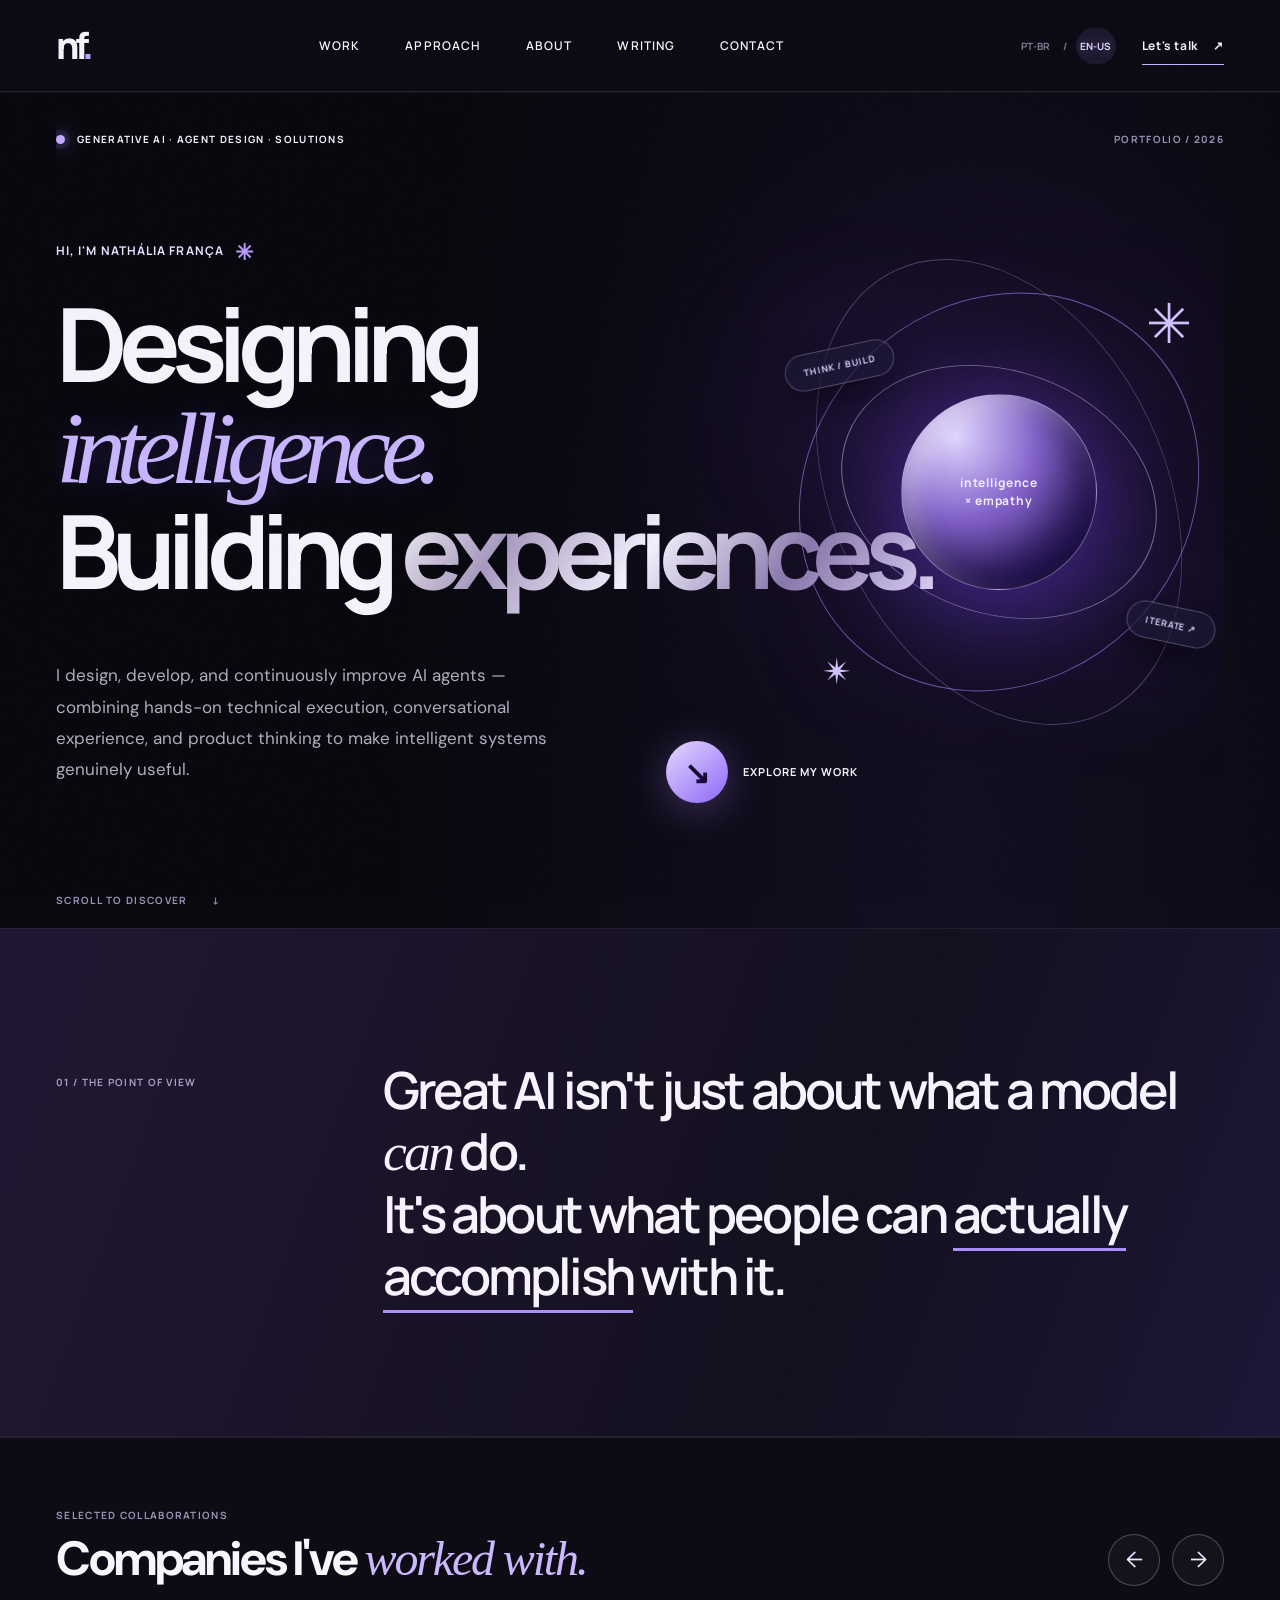
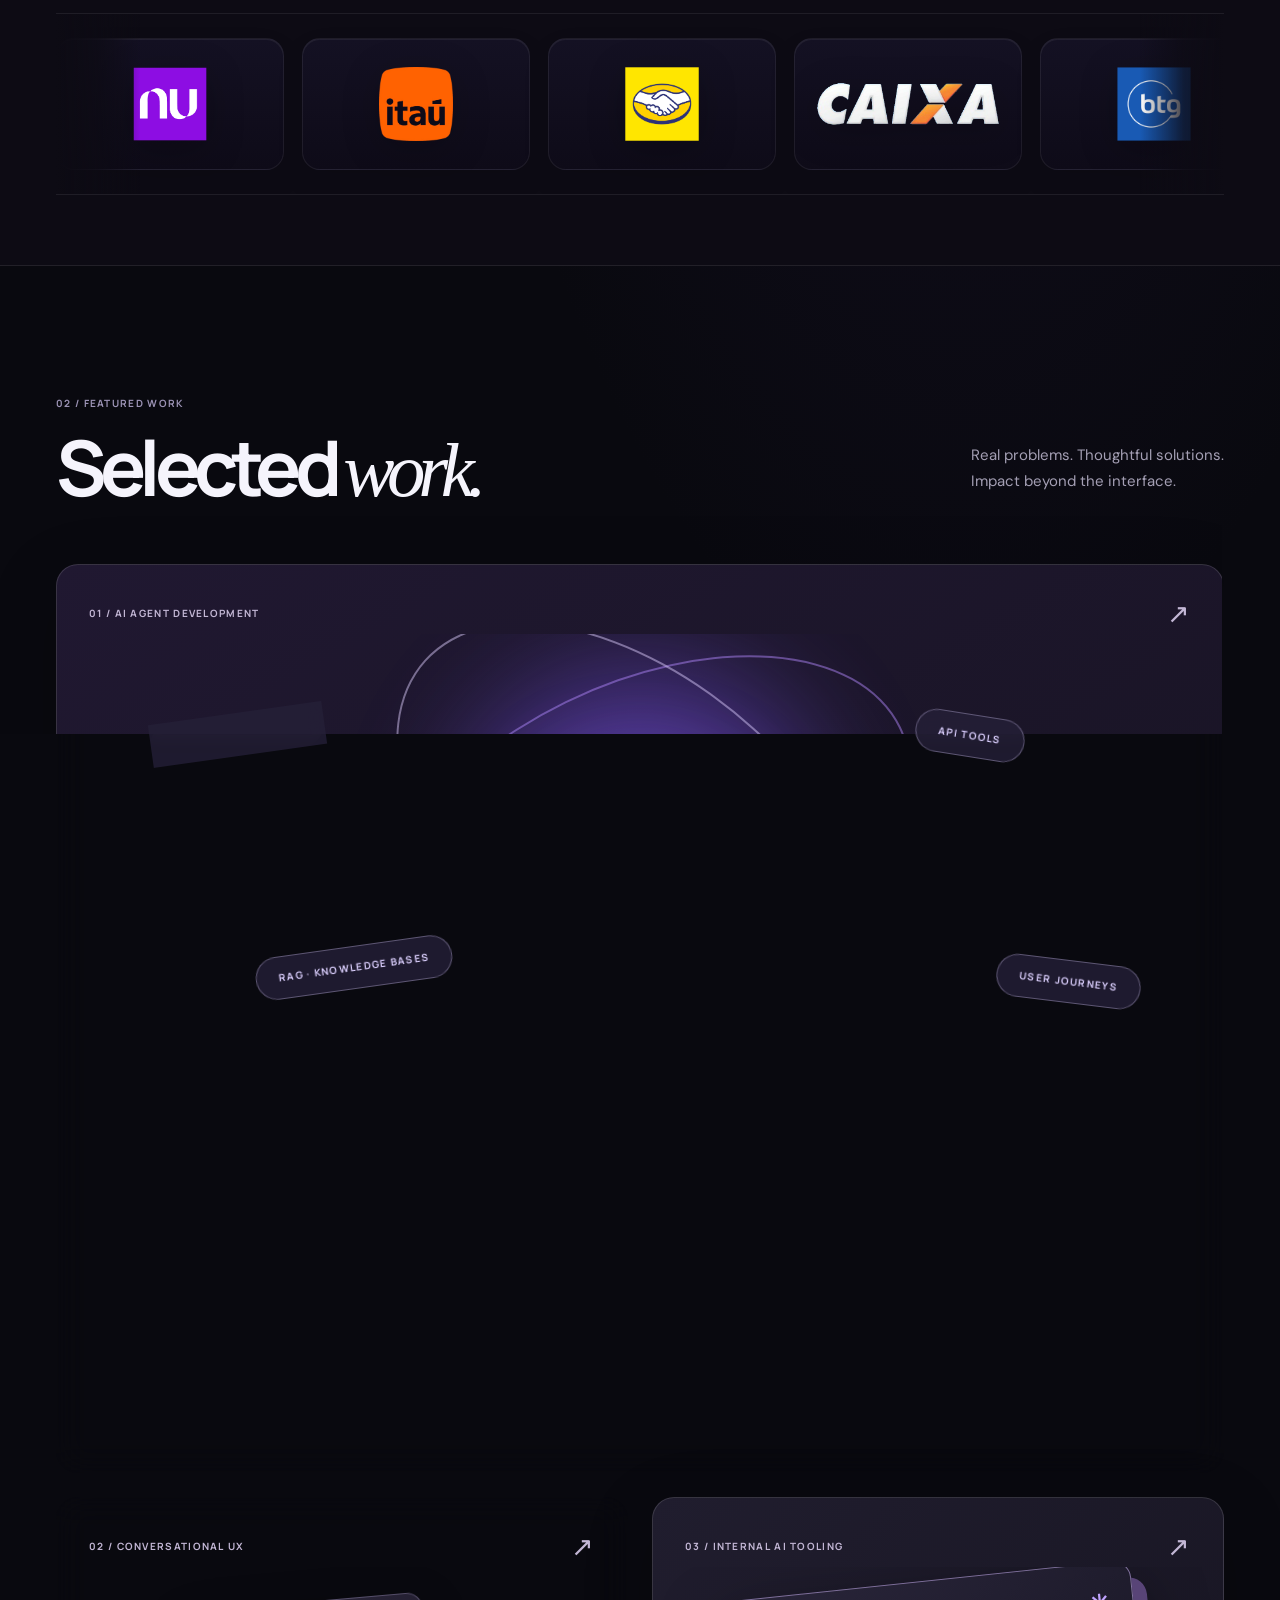
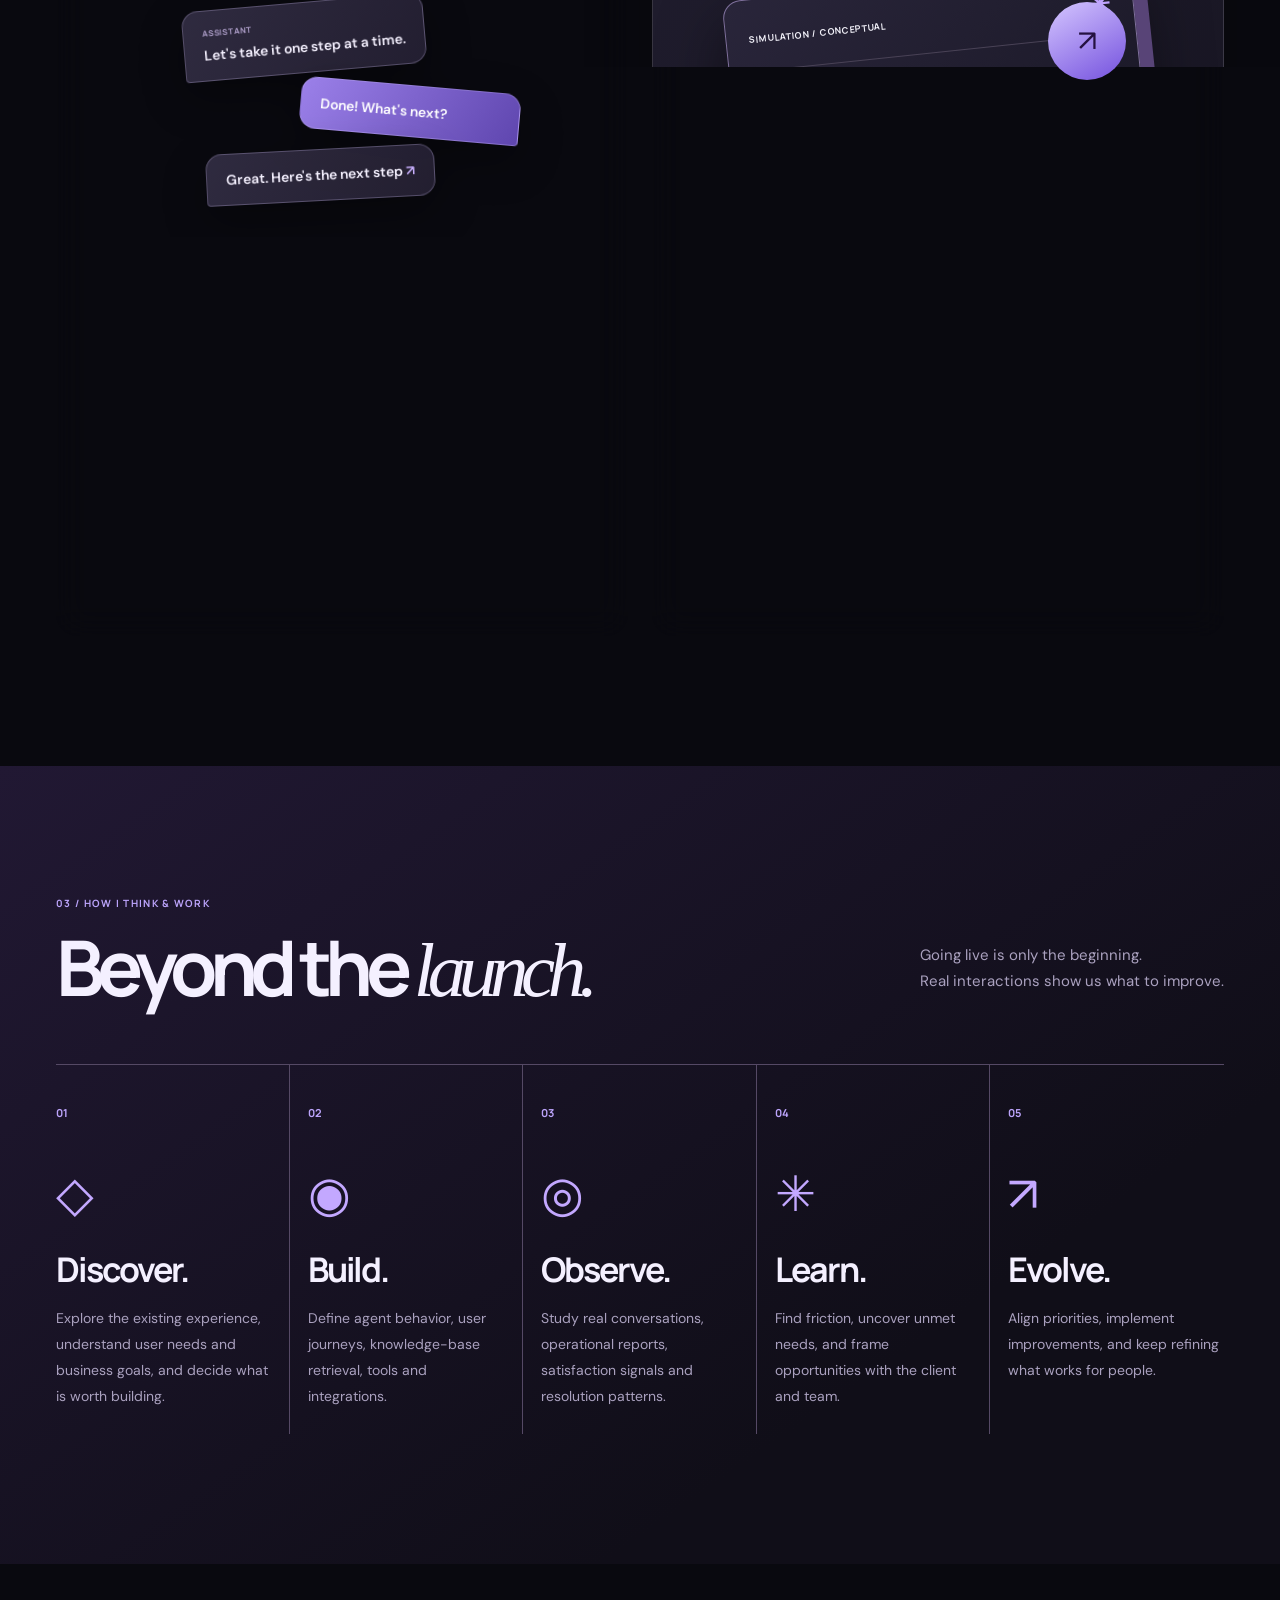
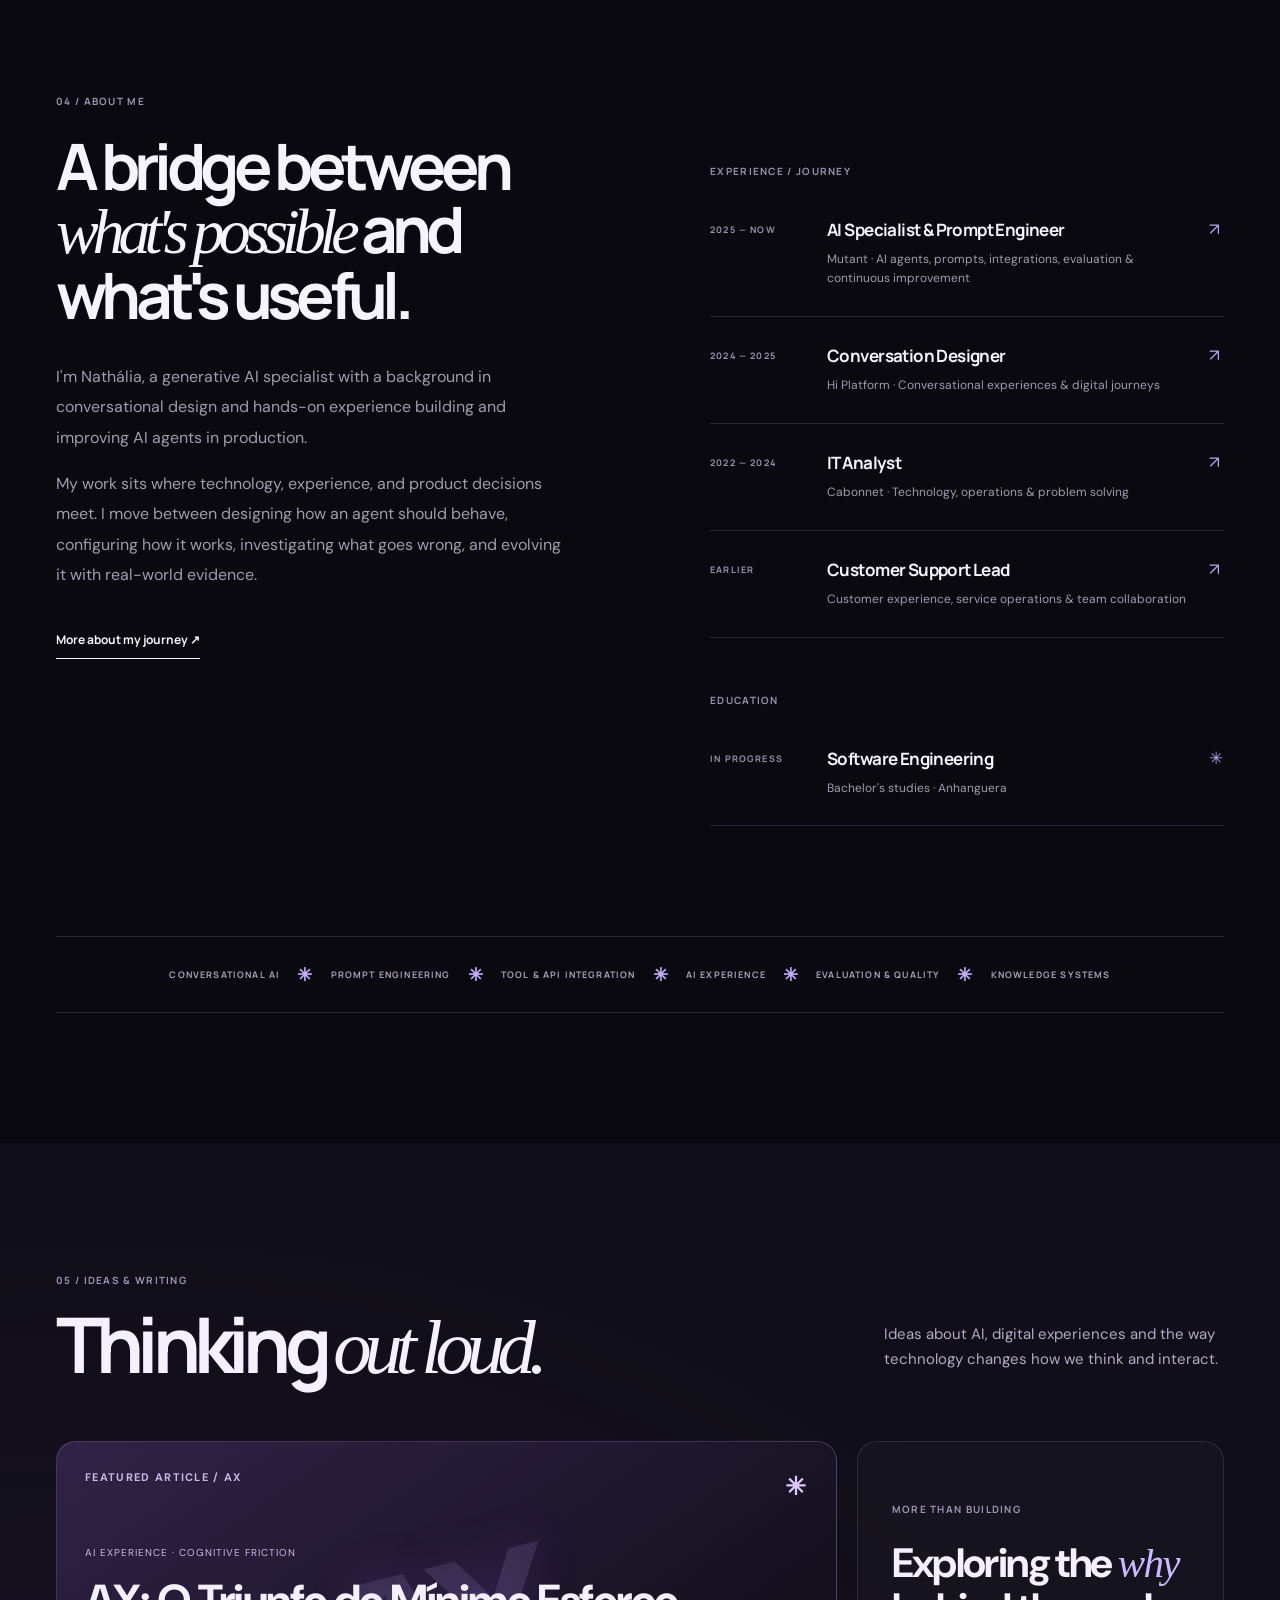
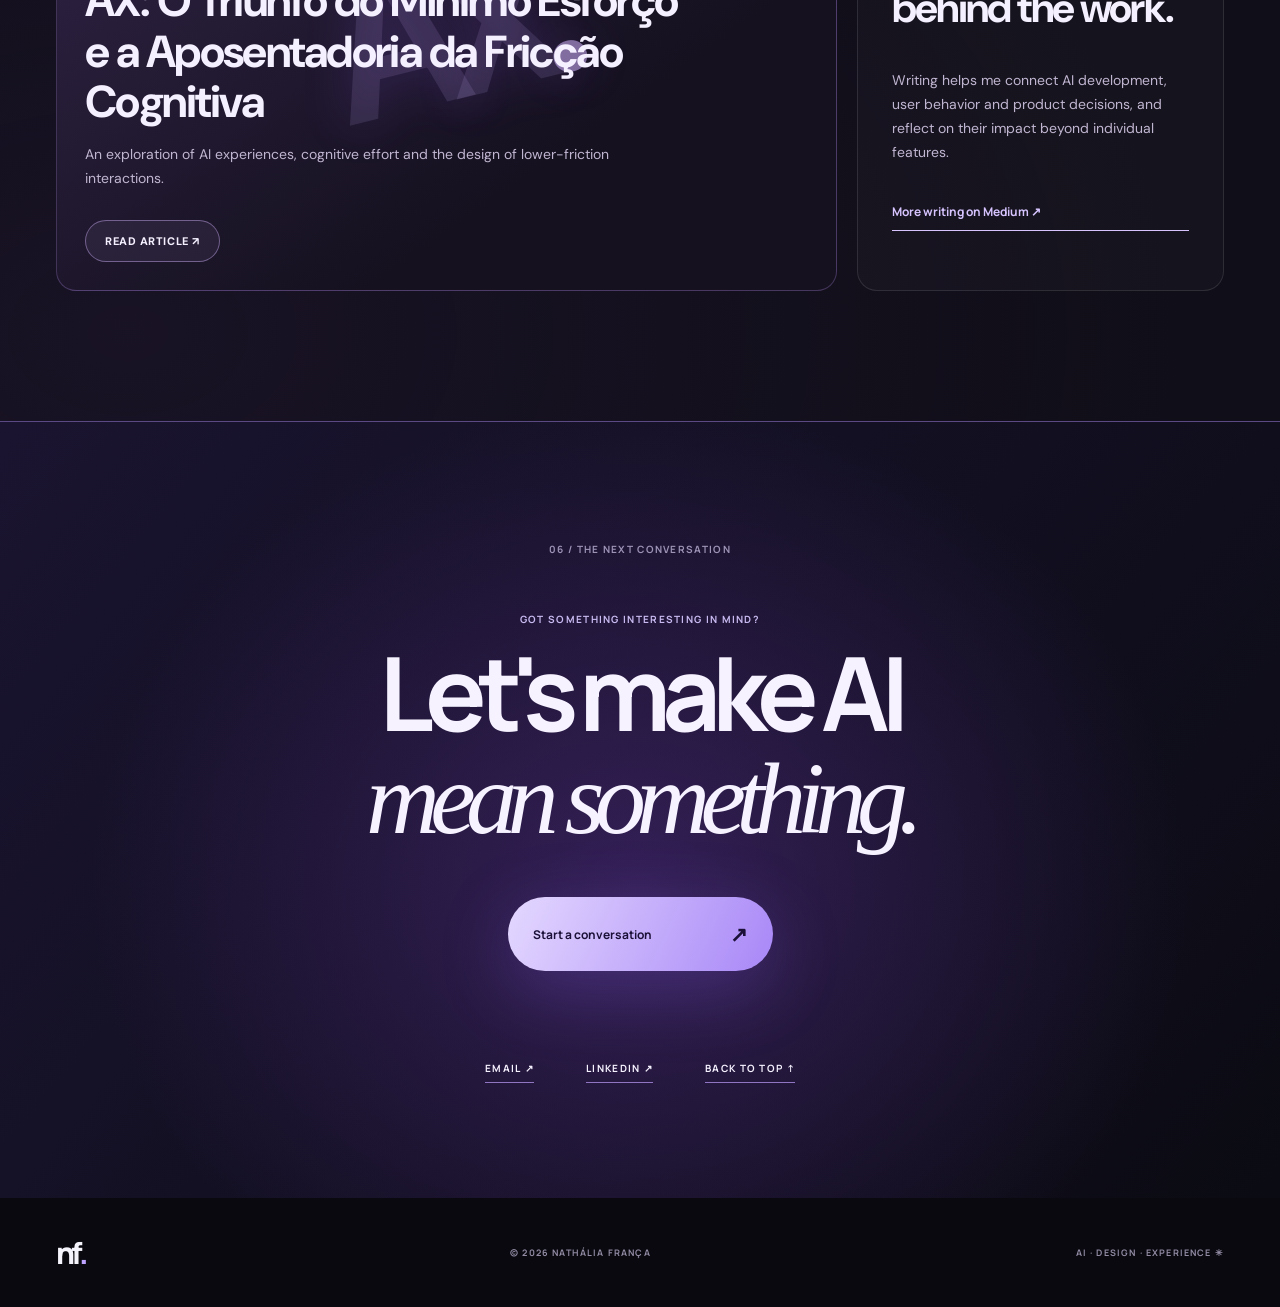
<file: index.html>
<!DOCTYPE html>

<html lang="en">
<head>
<meta charset="utf-8"/>
<meta content="width=device-width, initial-scale=1" name="viewport"/>
<meta content="#09090f" name="theme-color"/>
<meta content="Nathália França — Generative AI specialist designing, building and evolving human-centered AI agents and experiences." name="description"/>
<meta content="Nathália França — Designing intelligence." property="og:title"/>
<meta content="AI agents, solutions and experiences. Selected work and professional journey." property="og:description"/>
<title>Nathália França — AI Agents, Solutions &amp; Experiences</title>
<link href="assets/favicon.png" rel="icon" type="image/png"/>
<link href="styles.css?v=11" rel="stylesheet"/>
<script defer="" src="script.js?v=11"></script>
</head>
<body>
<a class="skip" href="#main">Skip to content</a>
<div aria-hidden="true" class="grain"></div>
<header class="site-header" id="top">
<a aria-label="Nathália França, back to top" class="wordmark" href="#top">nf<span class="wordmark-dot">.</span></a>
<nav aria-label="Main navigation" class="nav">
<a href="#work">Work</a><a href="#approach">Approach</a><a href="#about">About</a><a href="#writing">Writing</a><a href="#contact">Contact</a>
</nav>
<div class="header-actions"><div aria-label="Select language" class="language-picker" role="group"><button aria-pressed="false" data-lang="pt-BR" type="button">PT-BR</button><span aria-hidden="true">/</span><button aria-pressed="true" data-lang="en-US" type="button">EN-US</button></div><a class="header-link" href="mailto:nathaliafrancadesign@gmail.com">Let's talk <span aria-hidden="true">↗</span></a></div>
<button aria-expanded="false" aria-label="Toggle menu" class="mobile-menu" id="mobile-menu" type="button"><span></span><span></span></button>
</header>
<main id="main">
<section aria-labelledby="hero-title" class="hero container">
<div class="hero-top"><span class="eyebrow"><span class="pulse"></span> GENERATIVE AI · AGENT DESIGN · SOLUTIONS</span><span class="hero-index">PORTFOLIO / 2026</span></div>
<div class="hero-content"><p class="hero-intro reveal">HI, I'M NATHÁLIA FRANÇA <span class="hand">✳</span></p>
<h1 class="reveal" id="hero-title">Designing<br/><em>intelligence.</em><br/>Building <span class="outline-word">experiences.</span></h1>
<div class="hero-bottom"><p class="lead reveal">I design, develop, and continuously improve AI agents — combining hands-on technical execution, conversational experience, and product thinking to make intelligent systems genuinely useful.</p><div class="hero-cta reveal"><a aria-label="Explore selected work" class="round-arrow" href="#work">↘</a><span>EXPLORE MY WORK</span></div></div>
</div>
<div aria-hidden="true" class="hero-visual"><div class="orbit orbit-one"></div><div class="orbit orbit-two"></div><div class="orbit orbit-three"></div><div class="visual-core"><span>intelligence<br/>× empathy</span></div><div class="floater floater-a">THINK / BUILD</div><div class="floater floater-b">ITERATE ↗</div><div class="spark spark-one">✳</div><div class="spark spark-two">✴</div></div>
<div class="hero-footer"><span>SCROLL TO DISCOVER <span aria-hidden="true">↓</span></span></div>
</section>
<section aria-label="Professional point of view" class="manifesto section"><div class="container manifesto-grid"><span class="section-kicker">01 / THE POINT OF VIEW</span><p class="manifesto-text reveal">Great AI isn't just about what a model <i>can</i> do.<br/>It's about what people can <span>actually accomplish</span> with it.</p></div></section>
<section class="clients-section section" id="collaborations" aria-labelledby="clients-heading">
 <div class="container clients-container">
  <div class="clients-heading-row">
   <div>
    <div class="section-kicker">SELECTED COLLABORATIONS</div>
    <h2 id="clients-heading">Companies I've <em>worked with.</em></h2>
   </div>
   <div class="clients-controls" aria-label="Carousel controls">
    <button type="button" id="clients-prev" aria-label="Previous companies">←</button>
    <button type="button" id="clients-next" aria-label="Next companies">→</button>
   </div>
  </div>
  <div class="clients-viewport" id="clients-viewport" role="region" aria-roledescription="carousel" aria-label="Companies I've worked with" tabindex="0">
    <div class="clients-fade clients-fade-left" aria-hidden="true"></div>
    <div class="clients-fade clients-fade-right" aria-hidden="true"></div>
    <div class="clients-track" id="clients-track">
      <div class="client-slide logo-nubank" role="group" aria-label="Nubank" title="Nubank"><img src="assets/logos/nubank.png" alt="Nubank logo" loading="lazy" decoding="async"></div>
      <div class="client-slide logo-itau" role="group" aria-label="Itaú" title="Itaú"><img src="assets/logos/itau.png" alt="Itaú logo" loading="lazy" decoding="async"></div>
      <div class="client-slide logo-mercado" role="group" aria-label="Mercado Livre" title="Mercado Livre"><img src="assets/logos/mercado-livre.png" alt="Mercado Livre logo" loading="lazy" decoding="async"></div>
      <div class="client-slide logo-caixa" role="group" aria-label="CAIXA" title="CAIXA"><img src="assets/logos/caixa.png" alt="CAIXA logo" loading="lazy" decoding="async"></div>
      <div class="client-slide logo-btg" role="group" aria-label="BTG Pactual" title="BTG Pactual"><img src="assets/logos/btg-pactual.png" alt="BTG Pactual logo" loading="lazy" decoding="async"></div>
      <div class="client-slide logo-carrefour" role="group" aria-label="Carrefour" title="Carrefour"><img src="assets/logos/carrefour.png" alt="Carrefour logo" loading="lazy" decoding="async"></div>
      <div class="client-slide logo-vivo" role="group" aria-label="Vivo" title="Vivo"><img src="assets/logos/vivo.png" alt="Vivo logo" loading="lazy" decoding="async"></div>
      <div class="client-slide logo-certisign" role="group" aria-label="Certisign" title="Certisign"><img src="assets/logos/certisign.png" alt="Certisign logo" loading="lazy" decoding="async"></div>
      <div class="client-slide logo-etihad" role="group" aria-label="Etihad Airways" title="Etihad Airways"><img src="assets/logos/etihad-airways.png" alt="Etihad Airways logo" loading="lazy" decoding="async"></div>
    </div>
  </div>
 </div>
</section>
<section aria-labelledby="work-title" class="work-section section container" id="work"><div class="section-head"><div><div class="section-kicker">02 / FEATURED WORK</div><h2 id="work-title">Selected <em>work.</em></h2></div><p>Real problems. Thoughtful solutions.<br/>Impact beyond the interface.</p></div>
<div class="work-grid">
<article class="case-card large-card card-agent reveal"><button aria-label="Read case study: Building an Enterprise AI Agent" class="case-open" data-case="enterprise" type="button"><div class="card-top"><span>01 / AI AGENT DEVELOPMENT</span><span class="corner">↗</span></div><div aria-hidden="true" class="card-art agent-art"><div class="agent-glow"></div><div class="agent-ring r1"></div><div class="agent-ring r2"></div><div class="agent-center">AI<span>↗</span></div><span class="art-note left-note">RAG · KNOWLEDGE BASES</span><span class="art-note right-note">API TOOLS</span><span class="art-note ux-note">CONVERSATIONAL UX</span><span class="art-note journey-note">USER JOURNEYS</span></div><div class="card-copy"><div class="tags"><span>AGENT DEVELOPMENT</span><span>AI SOLUTIONS</span></div><h3>From rule-based<br/>to <em>generative.</em></h3><p>Developing a production AI agent with RAG-based knowledge retrieval, API-connected tools and ongoing refinement.</p><span class="read-case">Explore case <span>↗</span></span></div></button></article>
<article class="case-card card-guidance reveal"><button aria-label="Read case study: From static guides to adaptive AI guidance" class="case-open" data-case="guidance" type="button"><div class="card-top"><span>02 / CONVERSATIONAL UX</span><span class="corner">↗</span></div><div aria-hidden="true" class="card-art guidance-art"><div class="chat-bubble bubble-one"><span class="tiny-label">ASSISTANT</span>Let's take it one step at a time.</div><div class="chat-bubble bubble-two">Done! What's next?</div><div class="chat-bubble bubble-three">Great. Here's the next step <span>↗</span></div><div class="guidance-star">✳</div></div><div class="card-copy"><div class="tags"><span>UX FOR AI</span><span>OPTIMIZATION</span></div><h3>Guidance that<br/><em>adapts.</em></h3><p>Turning overwhelming PDF instructions into responsive, step-by-step assistance — and improving the experience along the way.</p><span class="read-case">Explore case <span>↗</span></span></div></button></article>
<article class="case-card card-evaluation reveal"><button aria-label="Read case study: Designing AI evaluation workflows" class="case-open" data-case="evaluation" type="button"><div class="card-top"><span>03 / INTERNAL AI TOOLING</span><span class="corner">↗</span></div><div aria-hidden="true" class="card-art evaluation-art"><div class="report-card"><div class="report-header"><span>SIMULATION / CONCEPTUAL</span><b>✳</b></div><div class="report-row"><span class="report-dot"></span><span class="report-line wide"></span><span class="report-pill"></span></div><div class="report-row"><span class="report-dot"></span><span class="report-line"></span><span class="report-pill"></span></div><div class="report-row"><span class="report-dot"></span><span class="report-line medium"></span><span class="report-pill"></span></div></div><div class="mini-disc">↗</div></div><div class="card-copy"><div class="tags"><span>AI PRODUCT DESIGN</span><span>QUALITY</span></div><h3>Making AI<br/><em>testable.</em></h3><p>Helping design collaborative internal tooling that makes conversational AI evaluation more efficient and accessible to teams.</p><span class="read-case">Explore case <span>↗</span></span></div></button></article>
</div>

</section>
<section aria-labelledby="approach-title" class="approach-section section" id="approach"><div class="container"><div class="section-head approach-head"><div><div class="section-kicker">03 / HOW I THINK &amp; WORK</div><h2 id="approach-title">Beyond the <em>launch.</em></h2></div><p>Going live is only the beginning.<br/>Real interactions show us what to improve.</p></div><div class="approach-grid"><article class="step reveal"><span class="step-number">01</span><div class="step-symbol">◇</div><h3>Discover.</h3><p>Explore the existing experience, understand user needs and business goals, and decide what is worth building.</p></article><article class="step reveal"><span class="step-number">02</span><div class="step-symbol">◉</div><h3>Build.</h3><p>Define agent behavior, user journeys, knowledge-base retrieval, tools and integrations.</p></article><article class="step reveal"><span class="step-number">03</span><div class="step-symbol">◎</div><h3>Observe.</h3><p>Study real conversations, operational reports, satisfaction signals and resolution patterns.</p></article><article class="step reveal"><span class="step-number">04</span><div class="step-symbol">✳</div><h3>Learn.</h3><p>Find friction, uncover unmet needs, and frame opportunities with the client and team.</p></article><article class="step reveal"><span class="step-number">05</span><div class="step-symbol">↗</div><h3>Evolve.</h3><p>Align priorities, implement improvements, and keep refining what works for people.</p></article></div></div></section>
<section aria-labelledby="about-title" class="experience-section section container" id="about"><div class="about-layout"><div class="about-lead"><div class="section-kicker">04 / ABOUT ME</div><h2 id="about-title">A bridge between <em>what's possible</em> and what's useful.</h2><p>I'm Nathália, a generative AI specialist with a background in conversational design and hands-on experience building and improving AI agents in production.</p><p>My work sits where technology, experience, and product decisions meet. I move between designing how an agent should behave, configuring how it works, investigating what goes wrong, and evolving it with real-world evidence.</p><a class="text-link" href="https://www.linkedin.com/in/nath%C3%A1lia-franc4/" rel="noopener noreferrer" target="_blank">More about my journey ↗</a></div><div class="career-list"><div class="list-title">EXPERIENCE / JOURNEY</div><div class="career-item"><span class="career-year">2025 — NOW</span><div><h3>AI Specialist &amp; Prompt Engineer</h3><p>Mutant · AI agents, prompts, integrations, evaluation &amp; continuous improvement</p></div><span class="career-arrow">↗</span></div><div class="career-item"><span class="career-year">2024 — 2025</span><div><h3>Conversation Designer</h3><p>Hi Platform · Conversational experiences &amp; digital journeys</p></div><span class="career-arrow">↗</span></div><div class="career-item"><span class="career-year">2022 — 2024</span><div><h3>IT Analyst</h3><p>Cabonnet · Technology, operations &amp; problem solving</p></div><span class="career-arrow">↗</span></div><div class="career-item"><span class="career-year">EARLIER</span><div><h3>Customer Support Lead</h3><p>Customer experience, service operations &amp; team collaboration</p></div><span class="career-arrow">↗</span></div><div class="list-title education-title">EDUCATION</div><div class="career-item"><span class="career-year">IN PROGRESS</span><div><h3>Software Engineering</h3><p>Bachelor's studies · Anhanguera</p></div><span class="career-arrow">✳</span></div></div></div>
<div class="skills-strip"><span>CONVERSATIONAL AI</span><span>✳</span><span>PROMPT ENGINEERING</span><span>✳</span><span>TOOL &amp; API INTEGRATION</span><span>✳</span><span>AI EXPERIENCE</span><span>✳</span><span>EVALUATION &amp; QUALITY</span><span>✳</span><span>KNOWLEDGE SYSTEMS</span></div>
</section>
<section aria-labelledby="writing-title" class="writing-section section" id="writing">
<div class="container">
<div class="section-head writing-head"><div><div class="section-kicker">05 / IDEAS &amp; WRITING</div><h2 id="writing-title">Thinking <em>out loud.</em></h2></div><p>Ideas about AI, digital experiences and the way technology changes how we think and interact.</p></div>
<div class="writing-grid">
<article class="writing-feature reveal"><div class="writing-top"><span>FEATURED ARTICLE / AX</span><span aria-hidden="true">✳</span></div><div aria-hidden="true" class="writing-ornament">AX<span>.</span></div><div class="writing-copy"><span class="writing-type">AI EXPERIENCE · COGNITIVE FRICTION</span><h3>AX: O Triunfo do Mínimo Esforço e a Aposentadoria da Fricção Cognitiva</h3><p>An exploration of AI experiences, cognitive effort and the design of lower-friction interactions.</p><a class="writing-link" href="https://medium.com/@cogni_/ax-o-triunfo-do-m%C3%ADnimo-esfor%C3%A7o-e-a-aposentadoria-da-fric%C3%A7%C3%A3o-cognitiva-58c024e27d3b" rel="noopener noreferrer" target="_blank">READ ARTICLE ↗</a></div></article>
<aside class="writing-aside reveal"><span class="section-kicker">MORE THAN BUILDING</span><h3>Exploring the <em>why</em> behind the work.</h3><p>Writing helps me connect AI development, user behavior and product decisions, and reflect on their impact beyond individual features.</p><a class="text-link" href="https://medium.com/@cogni_" rel="noopener noreferrer" target="_blank">More writing on Medium ↗</a></aside>
</div>
</div>
</section>
<section class="contact-section section" id="contact"><div class="container contact-layout"><div class="section-kicker">06 / THE NEXT CONVERSATION</div><p>GOT SOMETHING INTERESTING IN MIND?</p><h2>Let's make AI<br/><em>mean something.</em></h2><a class="contact-button" href="mailto:nathaliafrancadesign@gmail.com?subject=Let's%20talk%20about%20AI">Start a conversation <span>↗</span></a><div class="contact-links"><a href="mailto:nathaliafrancadesign@gmail.com">EMAIL ↗</a><a href="https://www.linkedin.com/in/nath%C3%A1lia-franc4/" rel="noopener noreferrer" target="_blank">LINKEDIN ↗</a><a href="#top" id="back-to-top">BACK TO TOP ↑</a></div></div></section>
</main>
<footer class="footer container"><div class="footer-logo">nf<span>.</span></div><span>© <span id="year">2026</span> NATHÁLIA FRANÇA</span><span>AI · DESIGN · EXPERIENCE ✳</span></footer>
<dialog aria-labelledby="dialog-title" class="case-dialog" id="case-dialog"><div class="dialog-inner"><div class="dialog-bar"><span id="dialog-number">CASE STUDY</span><button aria-label="Close case study" id="dialog-close" type="button">CLOSE <span>✕</span></button></div><div id="dialog-content"></div><div class="dialog-foot"><span>SELECTED WORK / NATHÁLIA FRANÇA</span><button id="dialog-close-bottom" type="button">Close case ↗</button></div></div></dialog>
</body></html>
</file>
<file: styles.css>
@import url('https://fonts.googleapis.com/css2?family=DM+Sans:wght@400;500;600;700&family=Manrope:wght@400;500;600;700;800&display=swap');
:root{--bg:#f7f8f3;--ink:#1f2922;--muted:#6f7a6e;--matcha:#cee4bf;--matcha-dark:#a6c597;--pink:#e6a3bd;--line:#dce2d8;--radius:22px;--sans:'Manrope','Arial',sans-serif;--body:'DM Sans',Arial,sans-serif}*{box-sizing:border-box}html{scroll-behavior:smooth}body{background:var(--bg);color:var(--ink);margin:0;font-family:var(--body);-webkit-font-smoothing:antialiased}body.modal-open{overflow:hidden}a{color:inherit;text-decoration:none}button{font:inherit}button:focus-visible,a:focus-visible{outline:3px solid #7b995e;outline-offset:5px}::selection{background:var(--pink);color:var(--ink)}.container{width:min(1390px,calc(100% - 112px));margin:auto}.section{padding:130px 0}.grain{position:fixed;pointer-events:none;z-index:100;inset:0;opacity:.035;background-image:url("data:image/svg+xml,%3Csvg viewBox='0 0 160 160' xmlns='http://www.w3.org/2000/svg'%3E%3Cfilter id='n'%3E%3CfeTurbulence type='fractalNoise' baseFrequency='.8' numOctaves='3' stitchTiles='stitch'/%3E%3C/filter%3E%3Crect width='100%25' height='100%25' filter='url(%23n)' opacity='.65'/%3E%3C/svg%3E")}.skip{position:absolute;left:10px;top:-100px;background:#fff;z-index:300;padding:15px}.skip:focus{top:10px}.site-header{position:relative;z-index:50;height:92px;display:flex;align-items:center;justify-content:space-between;padding:0 56px;border-bottom:1px solid var(--line)}.wordmark{font:800 37px/1 var(--sans);letter-spacing:-.14em}.wordmark-dot,.footer-logo span{color:#d987a8}.nav{display:flex;gap:45px}.nav a{font:600 12px var(--sans);text-transform:uppercase;letter-spacing:.09em;transition:opacity .2s}.nav a:hover{opacity:.5}.header-link{font:700 12px var(--sans);border-bottom:1px solid var(--ink);padding:10px 0;letter-spacing:.05em}.header-link span{margin-left:13px}.mobile-menu{display:none}.hero{min-height:780px;position:relative;padding-top:40px;overflow:hidden}.hero-top,.hero-footer,.card-top{display:flex;justify-content:space-between;align-items:center}.eyebrow,.hero-index,.hero-footer,.section-kicker,.card-top,.tags,.read-case,.confidential-note,.list-title,.career-year,.skills-strip,.personal-grid article>span,.personal-note,.collab-note,.contact-layout>p,.contact-links,.footer,.dialog-bar,.dialog-foot,.dialog-tags,.dialog-disclaimer,.art-note{font:700 10px/1.5 var(--sans);letter-spacing:.13em}.eyebrow{display:flex;align-items:center;gap:12px}.pulse{height:9px;width:9px;border-radius:50%;background:#7cac61;box-shadow:0 0 0 5px #7cac6120}.hero-index,.hero-footer,.section-kicker{color:#71806d}.hero-content{position:relative;z-index:2;padding-top:90px}.hero-intro{font:700 12px var(--sans);letter-spacing:.09em;margin:0 0 26px}.hand{color:#e7a5c1;font-size:22px;vertical-align:middle;margin-left:8px}.hero h1,.section-head h2,.about-lead h2,.collaboration-layout h2,.contact-layout h2,.dialog-hero h2{font-family:var(--sans);font-size:clamp(66px,8vw,129px);line-height:.99;letter-spacing:-.088em;font-weight:700;margin:0}.hero h1 em,.section-head h2 em,.about-lead h2 em,.collaboration-layout h2 em,.contact-layout h2 em,.dialog-hero h2 em{font-family:Georgia,'Times New Roman',serif;font-weight:400;letter-spacing:-.095em}.hero h1 em{color:#91af83}.outline-word{color:transparent;-webkit-text-stroke:1.8px #27342a}.hero-bottom{display:flex;align-items:end;gap:90px;margin-top:42px}.lead{font-size:17px;line-height:1.85;max-width:520px;color:#566357}.hero-cta{display:flex;align-items:center;gap:15px;white-space:nowrap;font:700 11px var(--sans);letter-spacing:.09em}.round-arrow{width:62px;height:62px;display:grid;place-items:center;background:var(--pink);border-radius:50%;font-size:31px;transition:transform .25s}.round-arrow:hover{transform:translate(5px,5px)}.hero-visual{position:absolute;right:-20px;top:155px;width:490px;height:490px;z-index:1;pointer-events:none}.orbit{border-radius:50%;position:absolute;inset:0;border:1px solid #9ebc9855;transform:rotate(-25deg) scaleX(.68)}.orbit-two{inset:35px;border-color:#9ebc9899;transform:rotate(46deg) scaleX(.9)}.orbit-three{inset:83px;border-color:#dd9eba95;transform:rotate(110deg) scaleX(.75)}.visual-core{position:absolute;inset:147px;border-radius:50%;background:radial-gradient(circle at 25% 20%,#f0f8e5,#b9d8a9 66%,#9ab990);box-shadow:0 25px 65px #91bb8b60,inset -10px -15px 25px #6d996644;display:grid;place-items:center;text-align:center;font:700 12px/1.5 var(--sans);letter-spacing:.07em;animation:float 7s ease-in-out infinite}.floater{position:absolute;background:var(--bg);border:1px solid #cddac6;border-radius:40px;font:700 9px var(--sans);letter-spacing:.1em;padding:11px 18px;box-shadow:0 14px 35px #9db29c30}.floater-a{left:30px;top:100px;transform:rotate(-12deg)}.floater-b{right:28px;bottom:94px;transform:rotate(12deg)}.spark{position:absolute;color:#e29ab8}.spark-one{font-size:55px;right:52px;top:41px}.spark-two{font-size:36px;left:68px;bottom:42px}.hero-footer{position:relative;z-index:2;margin:90px 0 20px;color:#7c8678}.hero-footer>span:last-child{display:flex;gap:25px}.manifesto{background:#d3e4c7}.manifesto-grid{display:grid;grid-template-columns:28% 1fr}.manifesto .section-kicker{color:#526849;padding-top:16px}.manifesto-text{font:600 clamp(33px,4vw,63px)/1.2 var(--sans);letter-spacing:-.055em;margin:0}.manifesto-text i{font:italic 1.05em Georgia,serif}.manifesto-text span{border-bottom:3px solid #da96b0}.section-head{display:flex;justify-content:space-between;align-items:end;margin-bottom:55px;gap:30px}.section-head h2{font-size:clamp(54px,6vw,93px);margin-top:18px}.section-head>p{font-size:15px;line-height:1.75;color:var(--muted);max-width:330px}.work-grid{display:grid;grid-template-columns:1fr 1fr;gap:24px}.case-card{border-radius:var(--radius);overflow:hidden;background:#e6e9e1}.case-card.large-card{grid-column:1 / -1}.case-open{display:block;width:100%;height:100%;border:0;cursor:pointer;color:inherit;background:none;text-align:left;padding:0}.card-top{padding:28px 32px 0;position:relative;z-index:2}.corner{font-size:27px;font-weight:400;transition:transform .3s}.case-open:hover .corner{transform:translate(4px,-4px)}.card-art{position:relative;height:270px;overflow:hidden}.large-card .card-art{height:440px}.card-copy{padding:30px 34px 39px}.card-copy h3{font:700 clamp(38px,5vw,71px)/1.04 var(--sans);letter-spacing:-.072em;margin:16px 0}.card-copy h3 em{font:italic 1em Georgia,serif;font-weight:400}.card-copy p{max-width:610px;color:#536052;line-height:1.8;font-size:15px}.tags{display:flex;gap:8px;flex-wrap:wrap;color:#4e6650}.tags>span{border:1px solid #b8cbb2;border-radius:20px;padding:7px 11px;font-size:9px}.read-case{display:inline-flex;gap:30px;margin-top:25px;border-bottom:1px solid var(--ink);padding-bottom:7px}.read-case span{font-size:17px}.card-agent{background:#d4e9c6}.agent-art{display:grid;place-items:center}.agent-glow{position:absolute;width:370px;height:370px;border-radius:50%;background:#f5fbed;filter:blur(60px);opacity:.8}.agent-ring{position:absolute;border:2px solid #80ab7560;border-radius:50%;height:340px;width:580px;transform:rotate(-26deg)}.agent-ring.r2{transform:rotate(42deg);border-color:#d78eac88}.agent-center{width:235px;height:235px;border-radius:50%;background:radial-gradient(circle at 25% 20%,#f1f7e9 10%,#b1cd9f 65%,#7ea56e);box-shadow:0 30px 75px #7fa47880;display:flex;justify-content:center;align-items:center;font:700 95px var(--sans);letter-spacing:-.1em;z-index:1}.agent-center span{font-size:22px;align-self:flex-start;margin-top:55px}.art-note{position:absolute;z-index:2;border-radius:40px;background:#ecf4e5;padding:13px 22px}.left-note{left:17%;bottom:85px;transform:rotate(-8deg)}.right-note{right:17%;top:80px;transform:rotate(9deg)}.card-guidance{background:#f4e7ed}.guidance-art{display:flex;justify-content:center;align-items:center;flex-direction:column;gap:12px}.chat-bubble{position:relative;background:#fff;border-radius:16px 16px 16px 4px;padding:16px 19px;min-width:220px;box-shadow:0 12px 35px #ba9da322;font-size:14px;font-weight:600;z-index:1}.tiny-label{font:700 8px var(--sans);letter-spacing:.1em;color:#929993;display:block;margin-bottom:8px}.bubble-one{transform:translateX(-38px) rotate(-5deg)}.bubble-two{transform:translateX(68px) rotate(5deg);background:#d4eac6;border-radius:16px 16px 4px 16px}.bubble-three{transform:translateX(-22px) rotate(-3deg)}.bubble-three span{color:#b56b8e}.guidance-star{position:absolute;color:#e4a5bd;font-size:200px;right:-35px;top:12px}.card-evaluation{background:#e8e7ef}.evaluation-art{display:grid;place-items:center}.report-card{width:min(420px,72%);background:#fbfbf8;border:1px solid #d6d3df;border-radius:18px;box-shadow:13px 18px 0 #c6c4d7,0 30px 65px #a3a1bc55;padding:22px;transform:rotate(-6deg)}.report-header{display:flex;justify-content:space-between;align-items:center;font:700 9px var(--sans);letter-spacing:.08em;border-bottom:1px solid #e6e3eb;padding-bottom:14px}.report-header b{font-size:25px;color:#d29dbb}.report-row{display:flex;align-items:center;gap:12px;border-bottom:1px solid #f0eff0;padding:16px 0}.report-dot{border-radius:50%;width:12px;height:12px;background:#a8cb9b}.report-line{width:46%;height:7px;border-radius:6px;background:#e1e5df}.report-line.wide{width:60%}.report-line.medium{width:38%}.report-pill{margin-left:auto;background:#d0e7c3;border-radius:20px;width:47px;height:16px}.mini-disc{position:absolute;right:17%;top:35px;background:#e2a3bd;border-radius:50%;width:78px;height:78px;display:grid;place-items:center;font-size:30px}.confidential-note{color:#768172;margin-top:26px;font-size:10px;max-width:800px;line-height:1.8}.confidential-note span{font-size:19px;color:#b58ba0;margin-right:6px}.approach-section{background:#202e24;color:#f2f5ec}.approach-head>p{color:#aab9ab}.approach-head .section-kicker{color:#a9c6a5}.approach-grid{display:grid;grid-template-columns:repeat(4,1fr);border-top:1px solid #4a604e}.step{padding:36px 35px 10px;border-right:1px solid #4a604e;min-height:290px}.step:first-child{padding-left:0}.step:last-child{border-right:0}.step-number{font:700 11px var(--sans);color:#aecaaa}.step-symbol{font-size:49px;color:#e4a5bd;margin:40px 0 20px}.step h3{font:700 34px var(--sans);letter-spacing:-.06em;margin:0 0 14px}.step p{font-size:14px;line-height:1.85;color:#bbc7ba}.about-layout{display:grid;grid-template-columns:1fr 1fr;gap:12%;}.about-lead h2{font-size:clamp(52px,5vw,77px);margin:25px 0 35px}.about-lead>p{font-size:16px;line-height:1.9;color:#617062;max-width:560px}.text-link{display:inline-block;font:700 12px var(--sans);border-bottom:1px solid;margin-top:25px;padding-bottom:10px}.career-list{padding-top:70px}.list-title{color:#859184;margin-bottom:12px}.career-item{display:grid;grid-template-columns:100px 1fr 15px;gap:17px;padding:27px 0;border-bottom:1px solid var(--line)}.career-year{font-size:9px;color:#80907d;padding-top:5px}.career-item h3{margin:0 0 9px;font:700 17px var(--sans);letter-spacing:-.035em}.career-item p{color:#798779;font-size:12px;line-height:1.65;margin:0}.career-arrow{font-size:17px;color:#a4baa0}.education-title{margin-top:55px}.skills-strip{display:flex;flex-wrap:wrap;gap:17px;justify-content:center;align-items:center;margin-top:110px;border-top:1px solid var(--line);border-bottom:1px solid var(--line);padding:24px 0;font-size:9px;color:#768475}.skills-strip span:nth-child(even){color:#cf8eaa;font-size:18px}.collaboration-section{background:#ead8e0}.collaboration-layout{display:grid;grid-template-columns:1fr 1fr;gap:100px;align-items:center}.collaboration-layout h2{font-size:clamp(58px,6vw,90px);margin:22px 0 28px}.collaboration-layout>div:first-child>p{line-height:1.8;color:#645860;max-width:470px}.collab-visual{height:365px;position:relative;border:1px solid #cfaebd;border-radius:200px;display:grid;place-items:center}.collab-orbit{font:700 96px var(--sans);letter-spacing:-.12em;color:#637c5e}.collab-orbit span{color:#eeb0c8;font-size:62px;letter-spacing:0;margin:0 15px}.collab-note{position:absolute;top:20px;font-size:9px}.collab-visual>p{position:absolute;bottom:20px;font:600 11px var(--sans);color:#6e6168;text-align:center;padding:0 15px}.personal-heading>p{max-width:390px}.personal-grid{display:grid;grid-template-columns:repeat(3,1fr);gap:17px}.personal-grid article{min-height:260px;padding:32px;border:1px solid var(--line);background:#f0f2eb;border-radius:18px;display:flex;flex-direction:column}.personal-grid article:nth-child(2){background:#f4e6ec}.personal-grid article:nth-child(3){background:#e1eacd}.personal-grid article>span{color:#829080}.personal-grid h3{font:700 34px var(--sans);letter-spacing:-.06em;margin:47px 0 12px}.personal-grid p{font-size:13px;line-height:1.8;color:#657263}.personal-note{color:#899285;font-size:9px;margin-top:20px}.contact-section{background:#c9e1b9;text-align:center;padding:120px 0 115px}.contact-layout>p{margin:55px 0 15px;color:#56704f}.contact-layout h2{font-size:clamp(65px,8vw,130px)}.contact-button{display:inline-flex;justify-content:space-between;align-items:center;width:265px;border-radius:50px;background:#202e24;color:#fff;font:700 12px var(--sans);padding:23px 25px;margin-top:48px;transition:transform .2s}.contact-button:hover{transform:translateY(-4px)}.contact-button span{font-size:21px}.contact-links{display:flex;justify-content:center;gap:52px;margin-top:90px}.contact-links a{border-bottom:1px solid #799b6f;padding-bottom:6px}.footer{display:flex;align-items:center;justify-content:space-between;padding-top:34px;padding-bottom:34px;color:#899487;font-size:9px}.footer-logo{font:800 30px var(--sans);letter-spacing:-.12em;color:var(--ink)}.case-dialog{border:0;padding:0;width:min(920px,calc(100% - 30px));max-height:min(90vh,1150px);border-radius:24px;background:#f7f8f3;color:#253327;box-shadow:0 30px 100px #14201688}.case-dialog::backdrop{background:#142118b8;backdrop-filter:blur(10px)}.dialog-inner{padding:38px 50px}.dialog-bar,.dialog-foot{display:flex;align-items:center;justify-content:space-between;color:#7c8a78}.dialog-bar button,.dialog-foot button{border:0;background:none;cursor:pointer;font:700 11px var(--sans);letter-spacing:.08em;color:#354535}.dialog-bar button span{margin-left:13px}.dialog-hero{padding:70px 0 55px}.dialog-hero h2{font-size:clamp(52px,7vw,89px);margin:20px 0 27px}.dialog-hero>p{font-size:18px;max-width:630px;line-height:1.7;color:#627260}.dialog-tags{display:flex;flex-wrap:wrap;gap:9px;margin-top:28px}.dialog-tags span{padding:8px 11px;border:1px solid #d2dec9;border-radius:20px;font-size:9px}.dialog-section{border-top:1px solid #dbe4d6;display:grid;grid-template-columns:65px 1fr;padding:30px 0}.dialog-section>span{font:700 11px var(--sans);color:#859b79}.dialog-section h3{font:700 25px var(--sans);letter-spacing:-.04em;margin:0 0 10px}.dialog-section p{font-size:15px;line-height:1.9;max-width:660px;color:#69766a;margin:0}.dialog-result{background:#dceacf;border-radius:16px;padding:30px;margin:30px 0}.dialog-result p{line-height:1.8;max-width:650px}.dialog-disclaimer{font-size:10px;color:#899587;line-height:1.8}.dialog-foot{padding-top:32px;border-top:1px solid #dce4d6;margin-top:35px}.reveal{opacity:0;transform:translateY(20px);transition:opacity .8s,transform .8s}.reveal.in-view{opacity:1;transform:translateY(0)}@keyframes float{50%{transform:translateY(-10px)}}
@media(max-width:1100px){.container{width:calc(100% - 70px)}.site-header{padding:0 35px}.hero h1{font-size:clamp(59px,8vw,96px)}.hero-visual{right:-170px;opacity:.65}.hero-content{padding-top:100px}.about-layout{gap:5%}.career-item{grid-template-columns:75px 1fr 10px}.step{padding-right:20px;padding-left:20px}.collaboration-layout{gap:50px}}
@media(max-width:760px){.container{width:calc(100% - 40px)}.site-header{height:75px;padding:0 20px}.wordmark{font-size:32px}.header-link{margin-left:auto;margin-right:23px}.mobile-menu{display:flex;flex-direction:column;justify-content:center;gap:6px;width:33px;height:33px;border:0;background:none}.mobile-menu span{height:2px;background:#263627;width:100%}.nav{display:none;position:absolute;top:74px;left:0;right:0;background:var(--bg);padding:30px 25px;flex-direction:column;gap:25px;border-bottom:1px solid var(--line)}.menu-open .nav{display:flex}.hero{min-height:760px;padding-top:28px}.hero-index{display:none}.eyebrow{font-size:8px;letter-spacing:.05em}.hero-content{padding-top:93px}.hero h1{font-size:clamp(49px,11vw,81px);line-height:1.05}.hero-visual{width:320px;height:320px;top:300px;right:-165px;opacity:.4}.visual-core{inset:95px}.floater{display:none}.hero-bottom{display:block;margin-top:35px}.lead{font-size:14px;max-width:400px;line-height:1.8}.hero-cta{margin-top:35px}.round-arrow{width:52px;height:52px}.hero-footer{font-size:8px;margin-top:100px;gap:10px}.hero-footer>span:first-child{max-width:180px}.section{padding:85px 0}.manifesto-grid{grid-template-columns:1fr;gap:30px}.manifesto-text{font-size:clamp(30px,7vw,46px)}.section-head{align-items:start;flex-direction:column;gap:12px;margin-bottom:35px}.section-head h2{font-size:clamp(54px,11vw,72px)}.section-head>p{font-size:13px}.work-grid{grid-template-columns:1fr}.case-card.large-card{grid-column:auto}.large-card .card-art,.card-art{height:260px}.agent-center{width:165px;height:165px;font-size:62px}.agent-center span{font-size:14px;margin-top:40px}.agent-ring{height:245px;width:360px}.left-note{left:6%;bottom:38px}.right-note{right:5%;top:45px}.card-copy{padding:26px}.card-copy h3{font-size:44px}.card-top{padding:23px 24px 0;font-size:9px}.card-copy p{font-size:13px}.approach-grid{grid-template-columns:1fr 1fr}.step{padding:25px 17px 15px!important;min-height:250px;border-bottom:1px solid #4a604e}.step:nth-child(even){border-right:0}.step-symbol{margin:28px 0 10px}.step h3{font-size:29px}.step p{font-size:12px}.about-layout,.collaboration-layout{grid-template-columns:1fr}.about-lead h2{font-size:clamp(50px,10vw,67px)}.about-lead>p{font-size:14px}.career-list{padding-top:40px}.career-item{grid-template-columns:75px 1fr 10px}.skills-strip{margin-top:65px;gap:10px;font-size:8px}.collab-visual{height:260px}.collab-orbit{font-size:65px}.collab-orbit span{font-size:42px}.personal-grid{grid-template-columns:1fr}.personal-grid article{min-height:205px}.personal-grid h3{margin-top:28px}.contact-layout h2{font-size:clamp(55px,11vw,91px)}.contact-links{gap:20px;flex-wrap:wrap;margin-top:65px;font-size:9px}.footer{flex-wrap:wrap;gap:20px}.dialog-inner{padding:24px 23px}.dialog-hero{padding:50px 0 35px}.dialog-hero h2{font-size:clamp(45px,10vw,67px)}.dialog-hero>p{font-size:15px}.dialog-section{grid-template-columns:38px 1fr}.dialog-section h3{font-size:21px}.dialog-section p{font-size:13px}.dialog-foot{font-size:9px}.dialog-foot button{white-space:nowrap}}
@media(prefers-reduced-motion:reduce){html{scroll-behavior:auto}.reveal{opacity:1;transform:none;transition:none}.visual-core{animation:none}*{scroll-behavior:auto!important}}

/* MIDNIGHT INTELLIGENCE / visual concept */
:root{--bg:#09090f;--ink:#f5f4fc;--muted:#a49fb4;--matcha:#a98cff;--matcha-dark:#6f4be8;--pink:#bfa5ff;--line:#292635}
body{background:radial-gradient(ellipse 55% 24% at 75% 11%,#31205744,transparent 80%),var(--bg)}
::selection{background:#bba1ff;color:#0a0815}
.grain{opacity:.025;filter:invert(1)}
.site-header{background:#0e0d16aa;backdrop-filter:blur(24px);border-color:#ffffff1a}
.wordmark-dot,.footer-logo span{color:#bea3ff}
.header-link{border-color:#c9b8ff}
.pulse{background:#c4acff;box-shadow:0 0 0 5px #ac84ff1c,0 0 20px #ac84ff}
.hero{background:radial-gradient(ellipse 42% 50% at 80% 42%,#2d164a66,transparent 80%)}
.hero-index,.hero-footer,.section-kicker{color:#9c93b5}
.hero-intro{color:#e9e1ff}.hand{color:#bd9cff}
.hero h1 em{color:#c8b6ff;text-shadow:0 0 40px #9065ff44}
.outline-word{-webkit-text-stroke:1.25px #d8d0e8}
.lead{color:#b3aebf}.round-arrow{background:linear-gradient(140deg,#e7daff,#8f68fa);color:#170a37;box-shadow:0 7px 40px #a884ff55}
.hero-visual{filter:drop-shadow(0 0 60px #7144e066)}
.orbit{border-color:#c4b1ff55}.orbit-two{border-color:#a08aff99}.orbit-three{border-color:#e0d8ff77}
.visual-core{color:#f4efff;background:radial-gradient(circle at 28% 22%,#dfd4ff,#8665cc 39%,#39206e 76%,#0b0b1a);box-shadow:0 25px 100px #6b3ef255,inset -20px -25px 40px #0c062a99,inset 14px 10px 25px #fffcff66;border:1px solid #eee4ff55}
.floater{background:#1d1935aa;backdrop-filter:blur(18px);border-color:#ddd1ff4a;color:#dfd4ff;box-shadow:0 12px 40px #0009}
.spark{color:#d4c2ff}
.manifesto{background:linear-gradient(110deg,#211733,#14101f 65%,#1d1636);color:#f6f2ff;border-top:1px solid #ffffff0d;border-bottom:1px solid #ffffff0d}.manifesto .section-kicker{color:#a89dbf}.manifesto-text span{border-color:#ac8dff}
.case-card{background:#17151f;border:1px solid #ffffff21;box-shadow:0 20px 70px #0003;backdrop-filter:blur(16px)}
.card-agent{background:linear-gradient(150deg,#201831,#15121e)}.card-guidance{background:linear-gradient(135deg,#251b32,#18121e)}.card-evaluation{background:linear-gradient(135deg,#201d2e,#14121d)}
.card-top,.tags{color:#c3b7d5}.card-copy p{color:#aaa4bb}.tags>span{border-color:#756b8b80;color:#c2b5db}.read-case{border-color:#ad8ff5}
.agent-glow{background:#835aff;opacity:.48}.agent-ring{border-color:#b48aff77}.agent-ring.r2{border-color:#ded0ff77}
.agent-center{color:white;background:radial-gradient(circle at 24% 15%,#faf6ff 0%,#cfbcf8 13%,#9673de 44%,#433078 70%,#1d123e);box-shadow:0 40px 100px #8e5cff70,inset -10px -17px 30px #271058aa;border:1px solid #eee3ff66}
.art-note{background:#252038cc;border:1px solid #bbb0dd66;color:#dcd0ff;backdrop-filter:blur(9px)}
.chat-bubble{background:linear-gradient(120deg,#353047dd,#272236dd);color:#f5f1ff;border:1px solid #d8caff44;box-shadow:0 15px 45px #0005;backdrop-filter:blur(18px)}.tiny-label{color:#b4a4d0}.bubble-two{background:linear-gradient(120deg,#9b80e9,#5f46af);color:white}.bubble-three span{color:#cab1ff}.guidance-star{color:#aa86ff}
.report-card{background:linear-gradient(140deg,#29253a,#191725);border-color:#7e6f9b;box-shadow:14px 18px 0 #584477,0 30px 65px #0008}.report-header{border-color:#494256}.report-header b{color:#c0a4ff}.report-row{border-color:#3a3548}.report-dot{background:#a88bff}.report-line{background:#6c627d}.report-pill{background:#795bd3}.mini-disc{background:linear-gradient(150deg,#d5c6ff,#7451de);color:#251241}
.confidential-note{color:#988eab}.confidential-note span{color:#bea3ff}
.approach-section{background:linear-gradient(145deg,#211833,#100e18 72%);color:#f4f0ff}.approach-head>p,.step p{color:#aaa1bf}.approach-head .section-kicker,.step-number{color:#bca4fb}.approach-grid,.step{border-color:#554965}.step-symbol{color:#c3a8ff}
.about-lead>p,.career-item p{color:#a19bac}.list-title,.career-year{color:#9b90ae}.career-arrow{color:#b7a0f7}.skills-strip{color:#aba0bb}.skills-strip span:nth-child(even){color:#c5aaff}
.collaboration-section{background:linear-gradient(120deg,#1b1528,#28203a 65%,#171423);color:#f5f1ff}.collaboration-layout>div:first-child>p,.collab-visual>p{color:#b7acc6}.collab-visual{border-color:#756387}.collab-orbit{color:#ebe3ff;text-shadow:0 0 35px #865fe366}.collab-orbit span{color:#ae8eff}
.personal-grid article,.personal-grid article:nth-child(2),.personal-grid article:nth-child(3){background:linear-gradient(145deg,#1c1928,#14131d);border-color:#ffffff24}.personal-grid article:nth-child(2){background:linear-gradient(145deg,#282035,#17131d)}.personal-grid article:nth-child(3){background:linear-gradient(145deg,#211b36,#14131f)}.personal-grid article>span,.personal-grid p,.personal-note{color:#aaa1ba}
.contact-section{background:radial-gradient(ellipse 55% 80% at 50% 60%,#4b2a7b99,transparent 78%),linear-gradient(130deg,#1a1430,#0b0b13);color:#f6f2ff;border-top:1px solid #5b4984}.contact-layout>p{color:#c8baf0}.contact-button{background:linear-gradient(115deg,#e4d8ff,#a887f7);color:#1b1037;box-shadow:0 18px 70px #8d65f144}.contact-links a{border-color:#9076c2}.footer{color:#938ba4}
.case-dialog{background:#14121c;color:#f5f0ff;box-shadow:0 30px 100px #06040bea;border:1px solid #8977aa66}.case-dialog::backdrop{background:#07040ecf}.dialog-bar,.dialog-foot{color:#a99cbe}.dialog-bar button,.dialog-foot button{color:#e5d8ff}.dialog-hero>p,.dialog-section p{color:#ada4bb}.dialog-tags span{border-color:#726286}.dialog-section,.dialog-foot{border-color:#493f59}.dialog-section>span{color:#b5a0de}.dialog-result{background:#2b2040}.dialog-disclaimer{color:#a79ab9}
.mobile-menu span{background:#e4dfff}button:focus-visible,a:focus-visible{outline-color:#c8b0ff}
@media(max-width:760px){.nav{background:#15121e;border-color:#51415e}}

/* Bilingual language toggle */
.header-actions{display:flex;align-items:center;gap:26px}
.language-picker{display:flex;align-items:center;gap:8px;font:700 10px var(--sans);letter-spacing:.06em;white-space:nowrap;color:#847994}
.language-picker button{border:0;background:transparent;color:#857b95;cursor:pointer;padding:9px 4px;font:inherit;transition:color .2s}
.language-picker button[aria-pressed="true"]{color:#e3d5ff;text-shadow:0 0 12px #ab80ff7a}
.language-picker button:hover{color:#fff}
@media(max-width:950px){.nav{gap:18px}.header-actions{gap:14px}.site-header{padding-left:25px;padding-right:25px}}
@media(max-width:760px){.header-actions{margin-left:auto;margin-right:14px;gap:0}.header-link{display:none}.language-picker{gap:5px;font-size:9px}.mobile-menu{flex-shrink:0}}

/* V3 — PREMIUM MOTION & RESPONSIVE REFINEMENTS */
html{scroll-padding-top:88px}
.site-header{position:sticky;top:0;z-index:90;background:#0e0d16d9;box-shadow:0 1px 0 #ffffff0b}
.site-header, .case-card,.language-picker,.round-arrow{will-change:auto}
.nav a{position:relative}.nav a:after{content:"";position:absolute;bottom:-8px;left:0;right:100%;height:1px;background:#cbb8ff;transition:right .35s cubic-bezier(.22,1,.36,1)}.nav a:hover:after,.nav a:focus-visible:after{right:0}
.case-card{transition:transform .48s cubic-bezier(.22,1,.36,1),border-color .35s,box-shadow .45s;position:relative}
.case-card:before{content:"";position:absolute;inset:0;border-radius:inherit;pointer-events:none;opacity:0;background:radial-gradient(360px circle at var(--mx,50%) var(--my,35%),#c9a4ff24,transparent 70%);transition:opacity .35s;z-index:0}
.case-card:hover{transform:translateY(-7px);border-color:#b99bff77;box-shadow:0 28px 100px #0009}
.case-card:hover:before{opacity:1}.case-open{position:relative;z-index:1}
.card-art>*,.read-case{transition:filter .5s ease,transform .6s cubic-bezier(.22,1,.36,1)}
.case-card:hover .agent-center{transform:scale(1.045)}
.case-card:hover .report-card{transform:rotate(-3deg) translateY(-6px)}
.case-card:hover .guidance-star{transform:rotate(12deg) scale(1.07)}
.hero-visual{transform:translate3d(0,0,0);transition:transform .8s cubic-bezier(.22,1,.36,1)}
.orbit-one{animation:premium-orbit 24s linear infinite}.orbit-two{animation:premium-orbit-reverse 32s linear infinite}.orbit-three{animation:premium-orbit 38s linear infinite}
.visual-core{animation:premium-float 8s ease-in-out infinite}
.spark-one{animation:premium-twinkle 6s ease-in-out infinite}.spark-two{animation:premium-twinkle 8s ease-in-out infinite 2s}
.hero h1{animation:hero-entrance 1.1s both cubic-bezier(.22,1,.36,1)}
.hero-intro{animation:hero-entrance .7s both cubic-bezier(.22,1,.36,1)}
@keyframes hero-entrance{from{opacity:0;transform:translateY(20px);filter:blur(7px)}to{opacity:1;transform:translateY(0);filter:blur(0)}}
@keyframes premium-float{50%{transform:translateY(-13px)}}
@keyframes premium-orbit{to{rotate:360deg}}
@keyframes premium-orbit-reverse{to{rotate:-360deg}}
@keyframes premium-twinkle{50%{opacity:.4;scale:.85}}
.case-dialog[open]{animation:dialog-in .35s cubic-bezier(.22,1,.36,1) both}
@keyframes dialog-in{from{opacity:0;transform:translateY(16px) scale(.985)}to{opacity:1;transform:translateY(0) scale(1)}}
.language-picker button{min-height:36px;min-width:40px;border-radius:22px}.language-picker button[aria-pressed="true"]{background:#ae90f51c}
.case-open:focus-visible{outline-offset:-5px}
@media(hover:none){.case-card:hover{transform:none}.case-card:hover:before{opacity:0}}
@media(max-width:1100px){.hero-visual{opacity:.72;right:-85px}.hero h1{font-size:clamp(58px,8vw,105px)}.hero-bottom{gap:32px}.site-header{padding-inline:24px}.nav{gap:18px}}
@media(max-width:760px){html{scroll-padding-top:72px}.site-header{position:sticky;top:0;z-index:95;padding:0 18px;min-width:0}.nav{box-shadow:0 20px 45px #0008;padding:26px 22px}.nav a{font-size:15px;padding:9px 0;min-height:40px}.menu-open .nav{display:flex}.mobile-menu{width:44px;height:44px;padding:10px;cursor:pointer}.header-actions{margin-left:auto;margin-right:8px}.hero{min-height:720px}.hero-content{padding-top:76px}.hero h1{font-size:clamp(43px,10.8vw,76px);letter-spacing:-.075em;overflow-wrap:normal}.hero-visual{right:-155px;top:300px;opacity:.33}.hero-footer{margin-top:84px}.section{padding-block:74px}.card-copy h3{font-size:clamp(35px,9vw,50px)}.case-card:hover{transform:none}.card-art{max-width:100%}.career-item{min-width:0}.contact-layout h2{overflow-wrap:anywhere}.dialog-hero h2{font-size:clamp(37px,9.5vw,63px);overflow-wrap:break-word}.case-dialog{width:calc(100% - 18px);max-height:90dvh;border-radius:18px}.dialog-inner{padding:18px}.dialog-hero{padding-top:42px}.dialog-section{padding:24px 0}}
@media(max-width:420px){.container{width:calc(100% - 30px)}.site-header{padding-inline:13px}.wordmark{font-size:30px}.language-picker{font-size:9px;gap:1px}.language-picker button{min-width:36px;padding:7px 4px}.header-actions{margin-right:2px}.hero{min-height:675px;padding-top:18px}.hero-content{padding-top:69px}.hero h1{font-size:clamp(38px,10.6vw,49px);line-height:1.07}.hero-intro{font-size:10px}.hero-footer{font-size:7px}.hero-footer>span:last-child{gap:6px}.eyebrow{font-size:7px}.section-head h2{font-size:clamp(43px,12vw,59px)}.work-grid{gap:16px}.case-card{border-radius:16px}.card-top{padding:20px 18px 0}.card-copy{padding:22px 20px 27px}.card-art,.large-card .card-art{height:220px}.agent-center{width:140px;height:140px;font-size:53px}.agent-ring{width:300px;height:210px}.chat-bubble{min-width:180px;font-size:11px;padding:13px}.bubble-one{transform:translateX(-10px) rotate(-5deg)}.bubble-two{transform:translateX(20px) rotate(5deg)}.bubble-three{transform:translateX(-8px) rotate(-3deg)}.step{padding:18px 12px!important;min-height:230px}.step h3{font-size:25px}.step p{font-size:11px}.about-lead h2{font-size:clamp(41px,10.5vw,57px)}.career-item{gap:8px;grid-template-columns:60px minmax(0,1fr) 10px}.career-item h3{font-size:14px}.career-item p{font-size:11px}.footer{padding-block:20px}.contact-links{gap:16px}}
@media(max-width:350px){.hero h1{font-size:36px}.language-picker button{min-width:30px;font-size:8px}.header-actions{margin-right:0}}
@media(prefers-reduced-motion:reduce){*,*::before,*::after{animation-duration:.01ms!important;animation-iteration-count:1!important;scroll-behavior:auto!important;transition-duration:.01ms!important}.hero-visual{transform:none!important}.reveal{opacity:1!important;transform:none!important;filter:none!important}}

/* V4: Writing / Medium */
.writing-section{background:radial-gradient(ellipse at 10% 90%,#30204942,transparent 65%),#100e18;color:#f5f0ff}
.writing-head>p{max-width:340px;color:#b4a9c7;line-height:1.65}
.writing-grid{display:grid;grid-template-columns:minmax(0,1.7fr) minmax(230px,.8fr);gap:20px;margin-top:34px}
.writing-feature{position:relative;min-height:450px;overflow:hidden;border-radius:20px;background:linear-gradient(145deg,#302346,#15111f 67%);border:1px solid #af8ae84a;padding:28px;display:flex;flex-direction:column;justify-content:space-between}
.writing-top{display:flex;justify-content:space-between;color:#c9b9e1;font-size:11px;font-weight:700;letter-spacing:.12em}
.writing-top span:last-child{font-size:25px;color:#dbc8ff}
.writing-ornament{position:absolute;top:68px;left:50%;transform:translateX(-50%) rotate(-14deg);font-size:clamp(92px,15vw,200px);font-weight:850;letter-spacing:-.12em;color:#d2baff20;text-shadow:0 0 50px #9a61ff30;pointer-events:none}
.writing-ornament span{color:#d5b8ff88}
.writing-copy{position:relative;z-index:1;max-width:600px}
.writing-type{font-size:10px;letter-spacing:.1em;color:#cbb9e6}
.writing-copy h3{font-size:clamp(27px,3.5vw,45px);line-height:1.13;letter-spacing:-.035em;margin:15px 0}
.writing-copy p,.writing-aside p{color:#c1b6d1;font-size:14px;line-height:1.7}
.writing-link{display:inline-flex;margin-top:16px;padding:13px 19px;border:1px solid #c7aaf077;border-radius:30px;font-size:11px;letter-spacing:.05em;font-weight:800;background:#d1baff12;transition:transform .25s,background .25s}
.writing-link:hover{transform:translateY(-3px);background:#d1baff26}
.writing-aside{border:1px solid #ffffff1b;border-radius:20px;padding:34px;display:flex;flex-direction:column;justify-content:center;background:#ffffff06}
.writing-aside h3{font-size:clamp(27px,3.6vw,41px);letter-spacing:-.04em;line-height:1.1;margin:24px 0}
.writing-aside h3 em{font-family:Georgia,serif;color:#cbb8ff;font-weight:400}
.writing-aside .text-link{margin-top:24px;color:#d7c4ff}
@media(max-width:760px){.writing-grid{grid-template-columns:1fr}.writing-feature{min-height:420px}.writing-aside{padding:26px}.writing-ornament{font-size:128px;top:65px}}
@media(max-width:420px){.writing-feature{padding:22px;min-height:400px}.writing-copy h3{font-size:27px}.writing-copy p{font-size:12px}}

/* V7: polished metallic lettering and discovery-first process */
.hero h1 .outline-word{color:#dfd7ed;-webkit-text-stroke:0;background:linear-gradient(125deg,#ffffff 0%,#a89abf 23%,#f4f1ff 47%,#8a79ac 72%,#e3d8ff 100%);background-clip:text;-webkit-background-clip:text;-webkit-text-fill-color:transparent;text-shadow:none}
.approach-grid{grid-template-columns:repeat(5,minmax(0,1fr))}
.step{padding-inline:18px;min-width:0}.step:first-child{padding-left:0}.step:last-child{padding-right:0}
@media(max-width:1100px){.approach-grid{grid-template-columns:repeat(3,minmax(0,1fr))}.step:nth-child(3){border-right:0}.step:nth-child(4),.step:nth-child(5){border-top:1px solid #554965}}
@media(max-width:760px){.approach-grid{grid-template-columns:repeat(2,minmax(0,1fr))}.step:nth-child(3){border-right:1px solid #554965}.step:nth-child(4){border-right:0}.step:nth-child(5){grid-column:1/-1;min-height:auto;border-top:1px solid #554965}}
@media(max-width:420px){.step:nth-child(5){min-height:auto}}

/* V8 · Additional skills orbiting the conceptual AI visual */
.agent-art .ux-note{top:18%;left:8%;transform:rotate(-8deg)}
.agent-art .journey-note{bottom:16%;right:7%;transform:rotate(7deg)}
@media(max-width:1100px){.agent-art .ux-note{top:12%;left:3%}.agent-art .journey-note{bottom:9%;right:3%}}
@media(max-width:600px){.agent-art .ux-note{top:11%;left:2%}.agent-art .journey-note{bottom:10%;right:2%}.agent-art .art-note{font-size:8px;padding:8px 10px;letter-spacing:.045em}.agent-art .left-note{left:1%;bottom:32%}.agent-art .right-note{right:1%;top:33%}}

/* V9 — Companies carousel (text-only references, no external logo assets) */



/* V11 – local logo carousel with infinite motion */
.clients-section{background:#0d0b14;border-top:1px solid #ffffff16;border-bottom:1px solid #ffffff16;padding-block:70px}
.clients-heading-row{display:flex;align-items:end;justify-content:space-between;gap:22px;margin-bottom:27px}
.clients-heading-row h2{font-size:clamp(28px,4vw,48px);letter-spacing:-.045em;line-height:1.1;margin:10px 0 0;color:#f8f5ff}
.clients-heading-row h2 em{font-family:Georgia,serif;color:#cbb8ff;font-weight:400}
.clients-controls{display:flex;gap:12px;flex-shrink:0}
.clients-controls button{width:52px;height:52px;border:1px solid #c6aee657;background:#ffffff08;color:#efe6ff;border-radius:50%;font-size:22px;cursor:pointer;transition:background .2s,border-color .2s,transform .2s,box-shadow .2s}
.clients-controls button:hover{background:#b693ff1f;border-color:#e4ceff;transform:translateY(-2px);box-shadow:0 10px 20px #0000001e}
.clients-controls button:focus-visible,.clients-viewport:focus-visible{outline:2px solid #cbb8ff;outline-offset:3px}
.clients-viewport{position:relative;overflow:hidden;border-top:1px solid #ffffff13;border-bottom:1px solid #ffffff13}
.clients-track{display:flex;align-items:center;gap:18px;padding:24px 0;will-change:transform;touch-action:pan-y}
.client-slide{width:228px;min-width:228px;height:132px;display:flex;align-items:center;justify-content:center;padding:20px;border-radius:18px;background:linear-gradient(180deg,#141123,#0e0b18);border:1px solid #ffffff12;box-shadow:inset 0 1px 0 #ffffff10,0 12px 30px #00000012;transition:transform .28s ease,border-color .28s ease,box-shadow .28s ease,background .28s ease;user-select:none}
.client-slide:hover{transform:translateY(-4px);border-color:#c8b1ff55;background:linear-gradient(180deg,#18142a,#110d1c);box-shadow:inset 0 1px 0 #ffffff12,0 20px 35px #00000025}
.client-slide img{display:block;max-width:100%;max-height:70px;width:auto;height:auto;object-fit:contain;filter:drop-shadow(0 8px 18px rgba(0,0,0,.24))}
.logo-etihad img{max-height:58px}
.logo-vivo img{max-height:62px}
.logo-carrefour img{max-height:62px}
.logo-caixa img,.logo-certisign img,.logo-btg img,.logo-mercado img,.logo-itau img,.logo-nubank img{max-height:74px}
.clients-fade{position:absolute;top:0;bottom:0;width:84px;z-index:2;pointer-events:none}
.clients-fade-left{left:0;background:linear-gradient(90deg,#0d0b14 0%,rgba(13,11,20,.78) 48%,rgba(13,11,20,0) 100%)}
.clients-fade-right{right:0;background:linear-gradient(270deg,#0d0b14 0%,rgba(13,11,20,.78) 48%,rgba(13,11,20,0) 100%)}
@media(max-width:920px){.client-slide{width:200px;min-width:200px;height:118px}.clients-fade{width:52px}}
@media(max-width:760px){.clients-section{padding-block:48px}.clients-heading-row{align-items:center}.clients-heading-row h2{font-size:clamp(26px,7vw,39px)}.clients-controls button{width:46px;height:46px}.clients-track{gap:12px;padding:18px 0}.client-slide{width:170px;min-width:170px;height:104px;padding:16px;border-radius:16px}.client-slide img{max-height:52px}.logo-etihad img{max-height:42px}.logo-vivo img{max-height:48px}.logo-caixa img,.logo-certisign img,.logo-btg img,.logo-mercado img,.logo-itau img,.logo-nubank img{max-height:56px}.clients-fade{width:34px}}
@media(prefers-reduced-motion:reduce){.clients-controls button,.client-slide{transition:none}}
</file>
